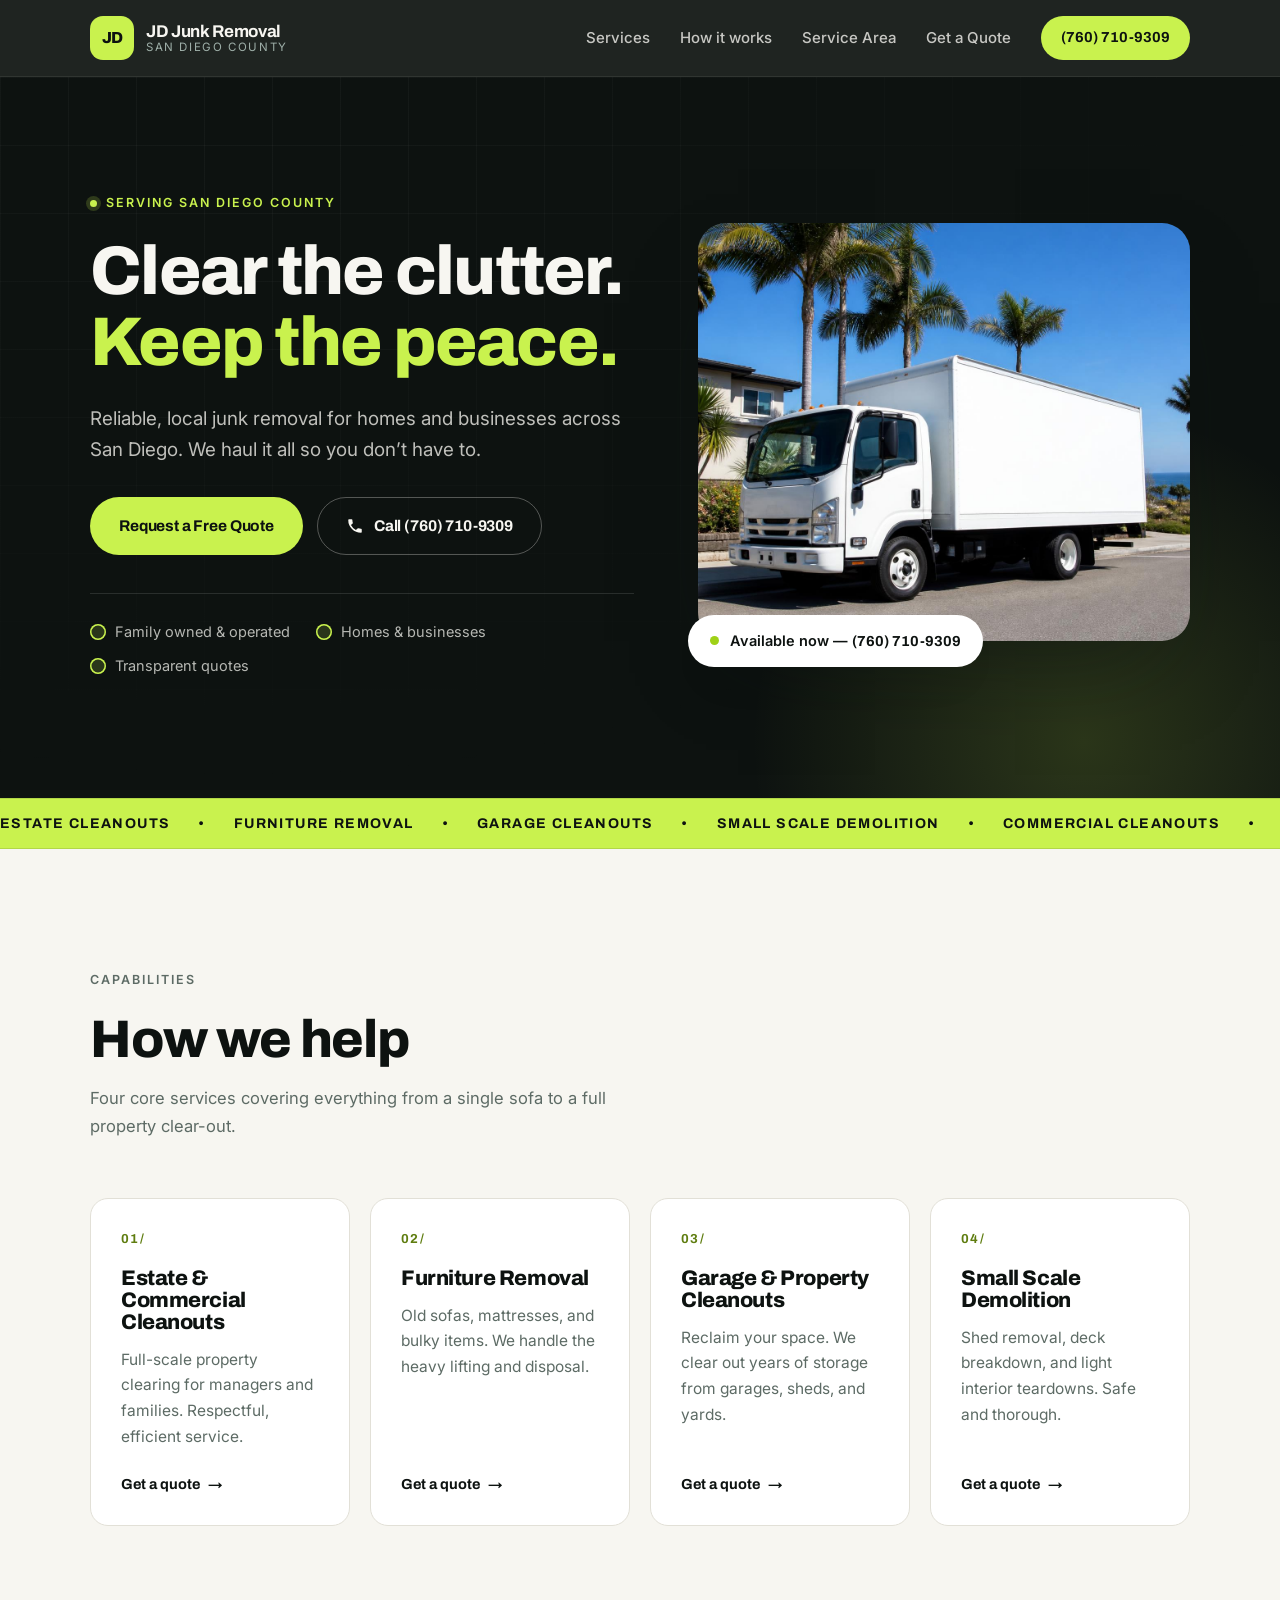
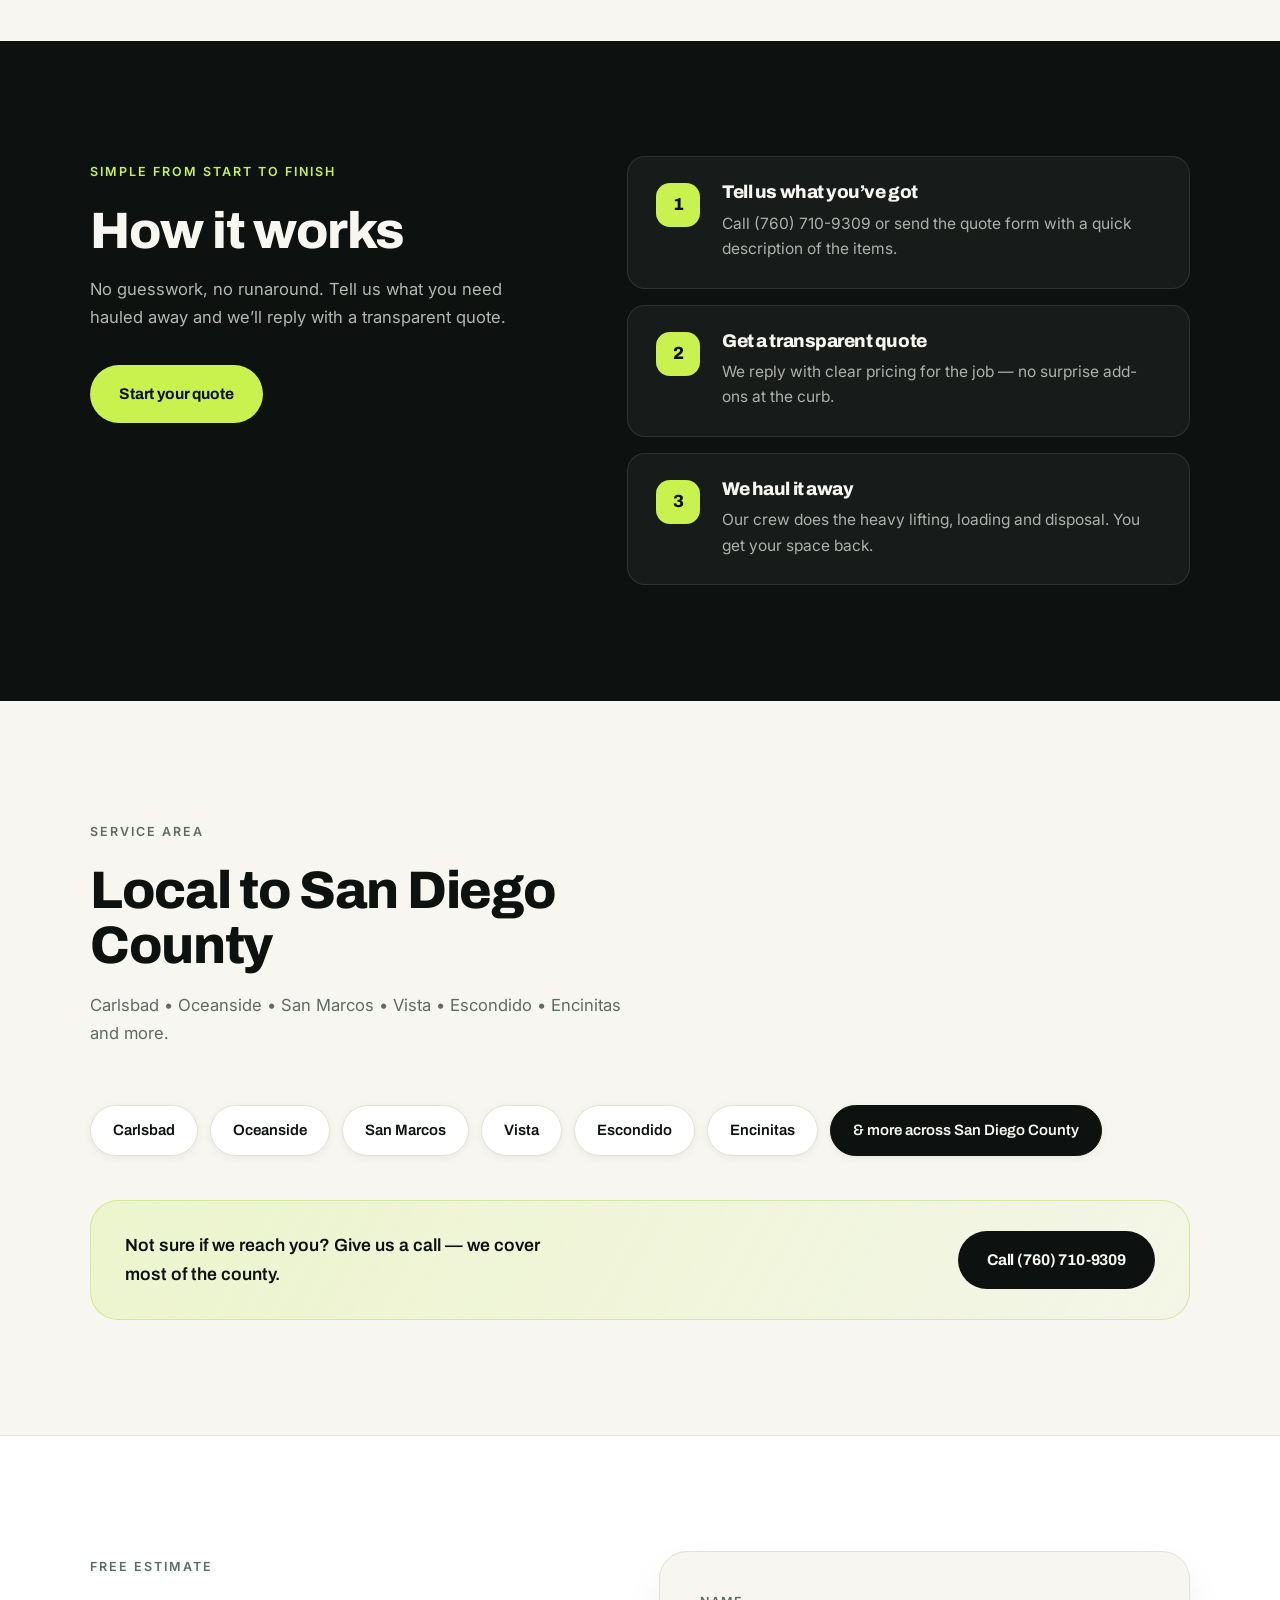
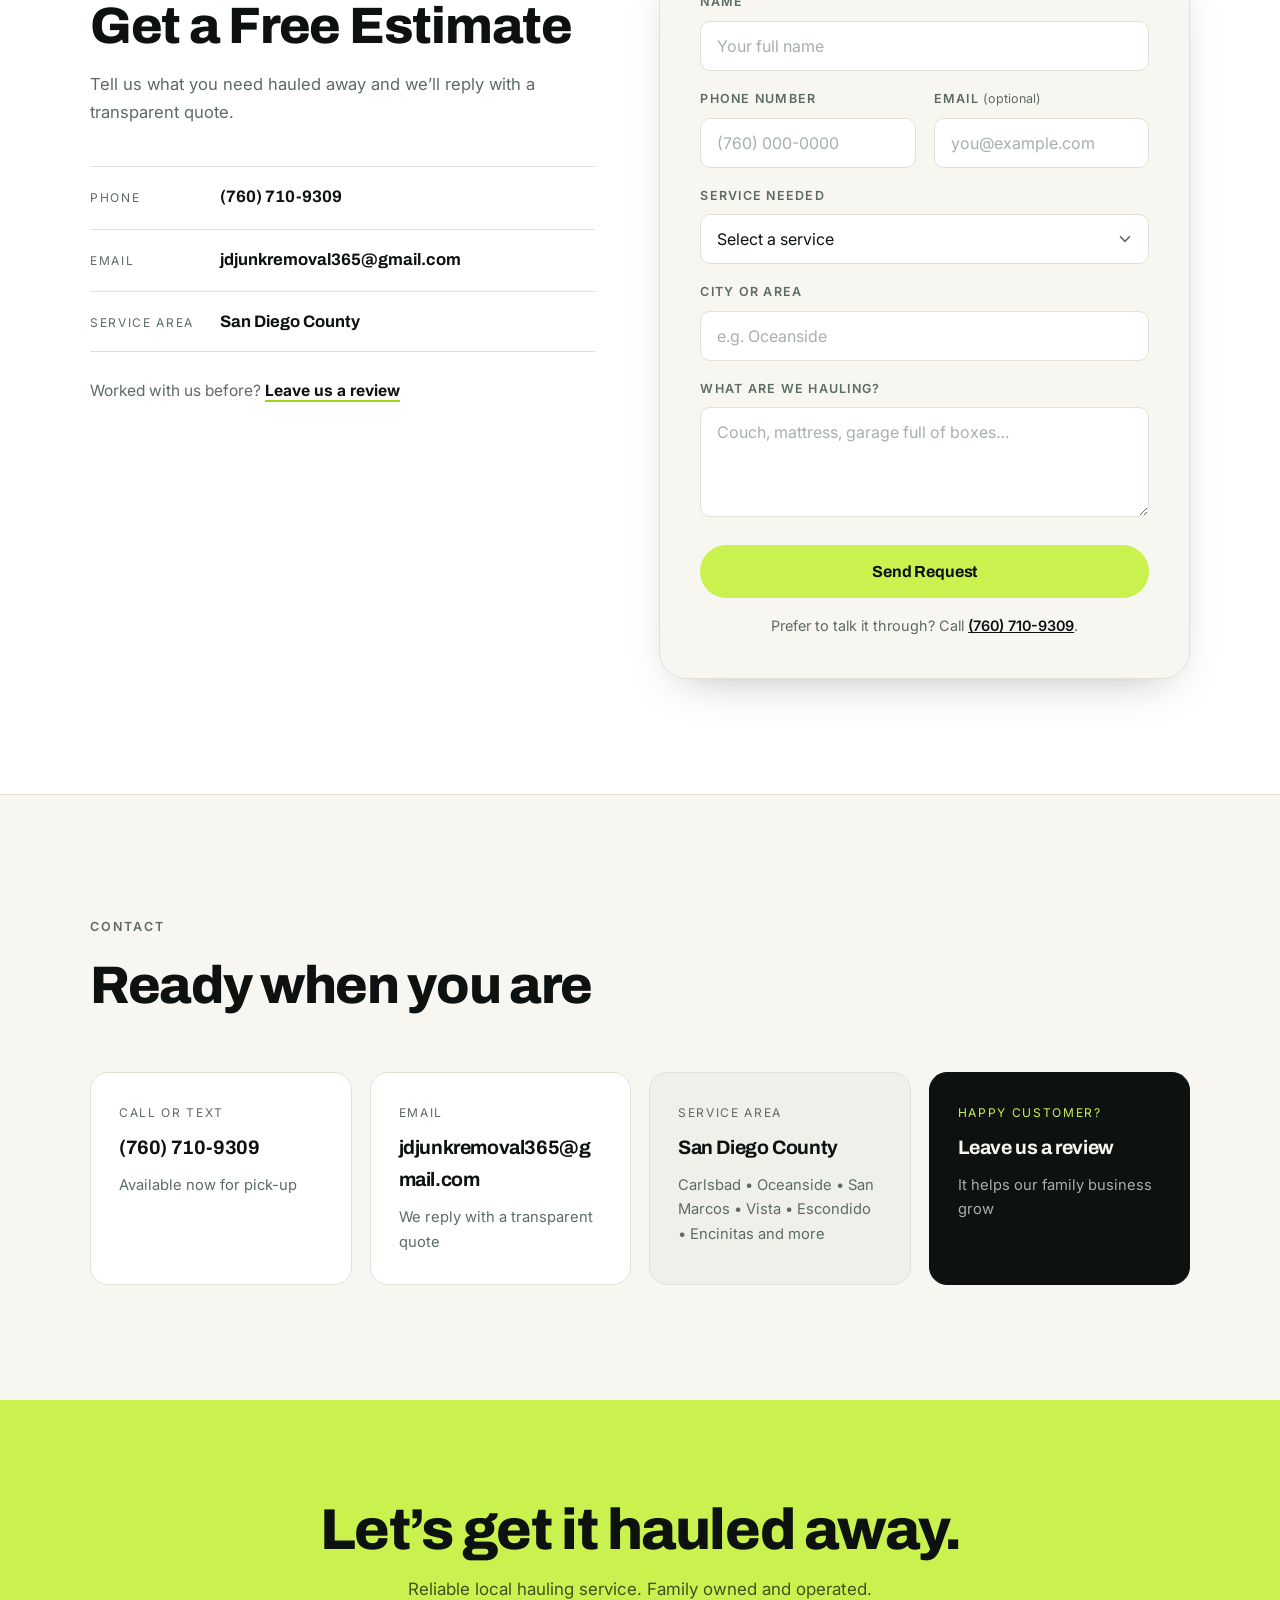
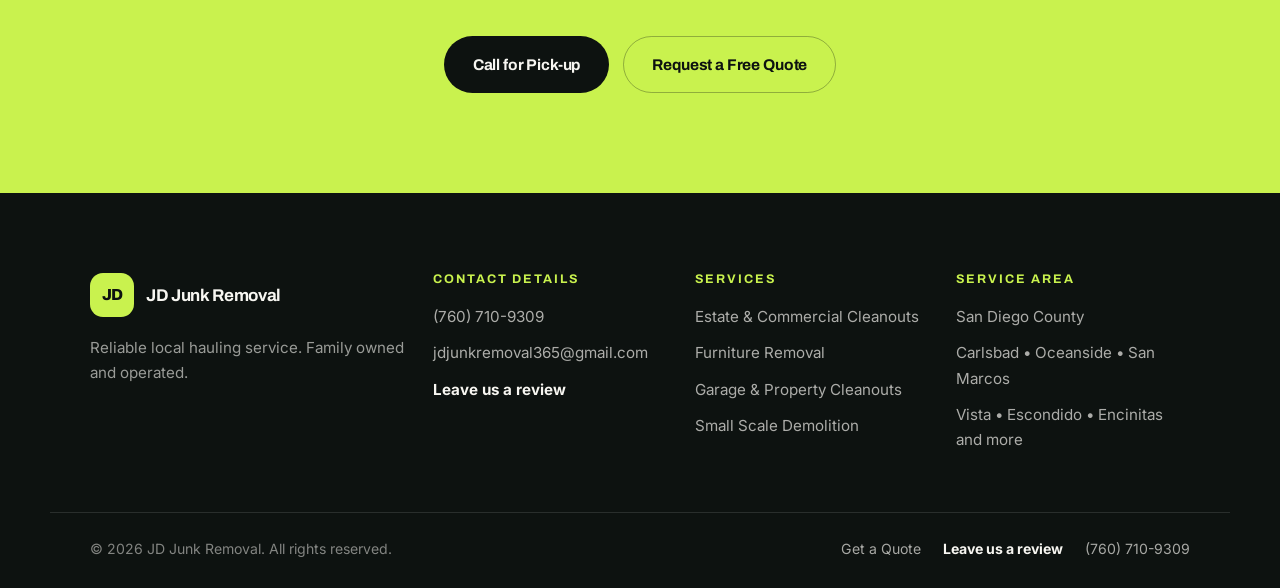
<file: index.html>
<!DOCTYPE html>
<html lang="en">
<head>
<meta charset="utf-8">
<meta name="viewport" content="width=device-width, initial-scale=1">
<title>JD Junk Removal | Junk Hauling &amp; Cleanouts in San Diego County</title>
<meta name="description" content="Reliable, local junk removal for homes and businesses across San Diego County. Estate and commercial cleanouts, furniture removal, garage cleanouts and small scale demolition. Call (760) 710-9309 for a free quote.">
<meta name="keywords" content="junk removal San Diego, hauling, estate cleanout, furniture removal, garage cleanout, demolition, Carlsbad, Oceanside, San Marcos, Vista, Escondido, Encinitas">
<meta name="author" content="JD Junk Removal">
<meta name="theme-color" content="#0d1210">
<link rel="canonical" href="/">

<meta property="og:type" content="website">
<meta property="og:title" content="JD Junk Removal | Junk Hauling &amp; Cleanouts in San Diego County">
<meta property="og:description" content="Reliable, local junk removal for homes and businesses across San Diego. We haul it all so you don't have to.">
<meta property="og:image" content="/images/source/00-hero-truck-dib-hr9.jpg">
<meta property="og:url" content="/">
<meta property="og:site_name" content="JD Junk Removal">
<meta name="twitter:card" content="summary_large_image">
<meta name="twitter:title" content="JD Junk Removal | Junk Hauling &amp; Cleanouts in San Diego County">
<meta name="twitter:description" content="Reliable, local junk removal for homes and businesses across San Diego County. Call (760) 710-9309.">
<meta name="twitter:image" content="/images/source/00-hero-truck-dib-hr9.jpg">

<link rel="icon" href="/favicon.svg" type="image/svg+xml">
<link rel="apple-touch-icon" href="/favicon.svg">
<link rel="preconnect" href="https://fonts.googleapis.com">
<link rel="preconnect" href="https://fonts.gstatic.com" crossorigin>
<link href="https://fonts.googleapis.com/css2?family=Archivo:wght@500;600;700;800&family=Inter:wght@400;500;600&display=swap" rel="stylesheet">
<link rel="stylesheet" href="/styles.css">

<script type="application/ld+json">
{
  "@context": "https://schema.org",
  "@type": "LocalBusiness",
  "name": "JD Junk Removal",
  "description": "Reliable, local junk removal for homes and businesses across San Diego County. Family owned and operated.",
  "telephone": "+1-760-710-9309",
  "email": "jdjunkremoval365@gmail.com",
  "image": "/images/source/00-hero-truck-dib-hr9.jpg",
  "url": "/",
  "areaServed": [
    { "@type": "AdministrativeArea", "name": "San Diego County" },
    { "@type": "City", "name": "Carlsbad" },
    { "@type": "City", "name": "Oceanside" },
    { "@type": "City", "name": "San Marcos" },
    { "@type": "City", "name": "Vista" },
    { "@type": "City", "name": "Escondido" },
    { "@type": "City", "name": "Encinitas" }
  ],
  "address": {
    "@type": "PostalAddress",
    "addressRegion": "CA",
    "addressLocality": "San Diego County",
    "addressCountry": "US"
  }
}
</script>
</head>
<body>
<a class="skip-link" href="#main">Skip to main content</a>

<header class="site-header" id="siteHeader">
  <div class="wrap header-inner">
    <a class="brand" href="/" aria-label="JD Junk Removal home">
      <span class="brand-mark" aria-hidden="true">JD</span>
      <span class="brand-text">
        <strong>JD Junk Removal</strong>
        <small>San Diego County</small>
      </span>
    </a>

    <nav class="nav" id="nav" aria-label="Primary">
      <a href="#services">Services</a>
      <a href="#process">How it works</a>
      <a href="#area">Service Area</a>
      <a href="#quote">Get a Quote</a>
      <a class="nav-call" href="tel:7607109309">(760) 710-9309</a>
    </nav>

    <button class="nav-toggle" id="navToggle" aria-expanded="false" aria-controls="nav" aria-label="Toggle navigation">
      <span></span><span></span><span></span>
    </button>
  </div>
</header>

<main id="main">

  <!-- HERO -->
  <section class="hero" aria-labelledby="hero-title">
    <div class="wrap hero-grid">
      <div class="hero-copy">
        <p class="eyebrow"><span class="dot" aria-hidden="true"></span>Serving San Diego County</p>
        <h1 id="hero-title">Clear the clutter.<br><span class="accent">Keep the peace.</span></h1>
        <p class="lede">Reliable, local junk removal for homes and businesses across San Diego. We haul it all so you don&rsquo;t have to.</p>
        <div class="btn-row">
          <a class="btn btn-primary" href="#quote">Request a Free Quote</a>
          <a class="btn btn-ghost" href="tel:7607109309">
            <svg viewBox="0 0 24 24" aria-hidden="true" class="ico"><path d="M6.6 10.8a15.1 15.1 0 0 0 6.6 6.6l2.2-2.2a1 1 0 0 1 1-.25 11.4 11.4 0 0 0 3.6.57 1 1 0 0 1 1 1V20a1 1 0 0 1-1 1A17 17 0 0 1 3 4a1 1 0 0 1 1-1h3.5a1 1 0 0 1 1 1 11.4 11.4 0 0 0 .57 3.6 1 1 0 0 1-.25 1z"/></svg>
            Call (760) 710-9309
          </a>
        </div>
        <ul class="hero-points">
          <li>Family owned &amp; operated</li>
          <li>Homes &amp; businesses</li>
          <li>Transparent quotes</li>
        </ul>
      </div>

      <figure class="hero-media">
        <img src="/images/source/00-hero-truck-dib-hr9.jpg"
             alt="JD Junk Removal hauling truck parked on a palm-lined street in San Diego County"
             width="1200" height="1200" fetchpriority="high">
        <figcaption class="hero-badge">
          <span class="pulse" aria-hidden="true"></span>
          <span>Available now &mdash; <a href="tel:7607109309">(760) 710-9309</a></span>
        </figcaption>
      </figure>
    </div>
  </section>

  <!-- TICKER -->
  <div class="ticker" aria-hidden="true">
    <div class="ticker-track">
      <span>Estate Cleanouts</span><span>&bull;</span><span>Furniture Removal</span><span>&bull;</span><span>Garage Cleanouts</span><span>&bull;</span><span>Small Scale Demolition</span><span>&bull;</span><span>Commercial Cleanouts</span><span>&bull;</span>
      <span>Estate Cleanouts</span><span>&bull;</span><span>Furniture Removal</span><span>&bull;</span><span>Garage Cleanouts</span><span>&bull;</span><span>Small Scale Demolition</span><span>&bull;</span><span>Commercial Cleanouts</span><span>&bull;</span>
    </div>
  </div>

  <!-- SERVICES -->
  <section class="section services" id="services" aria-labelledby="services-title">
    <div class="wrap">
      <header class="section-head">
        <p class="eyebrow">Capabilities</p>
        <h2 id="services-title">How we help</h2>
        <p class="section-sub">Four core services covering everything from a single sofa to a full property clear-out.</p>
      </header>

      <div class="service-grid">
        <article class="service-card">
          <span class="num">01/</span>
          <h3>Estate &amp; Commercial Cleanouts</h3>
          <p>Full-scale property clearing for managers and families. Respectful, efficient service.</p>
          <a class="card-link" href="#quote">Get a quote <span aria-hidden="true">&rarr;</span></a>
        </article>

        <article class="service-card">
          <span class="num">02/</span>
          <h3>Furniture Removal</h3>
          <p>Old sofas, mattresses, and bulky items. We handle the heavy lifting and disposal.</p>
          <a class="card-link" href="#quote">Get a quote <span aria-hidden="true">&rarr;</span></a>
        </article>

        <article class="service-card">
          <span class="num">03/</span>
          <h3>Garage &amp; Property Cleanouts</h3>
          <p>Reclaim your space. We clear out years of storage from garages, sheds, and yards.</p>
          <a class="card-link" href="#quote">Get a quote <span aria-hidden="true">&rarr;</span></a>
        </article>

        <article class="service-card">
          <span class="num">04/</span>
          <h3>Small Scale Demolition</h3>
          <p>Shed removal, deck breakdown, and light interior teardowns. Safe and thorough.</p>
          <a class="card-link" href="#quote">Get a quote <span aria-hidden="true">&rarr;</span></a>
        </article>
      </div>
    </div>
  </section>

  <!-- PROCESS -->
  <section class="section process" id="process" aria-labelledby="process-title">
    <div class="wrap process-grid">
      <div class="process-intro">
        <p class="eyebrow">Simple from start to finish</p>
        <h2 id="process-title">How it works</h2>
        <p class="section-sub">No guesswork, no runaround. Tell us what you need hauled away and we&rsquo;ll reply with a transparent quote.</p>
        <a class="btn btn-primary" href="#quote">Start your quote</a>
      </div>

      <ol class="steps">
        <li>
          <span class="step-num">1</span>
          <div>
            <h3>Tell us what you&rsquo;ve got</h3>
            <p>Call (760) 710-9309 or send the quote form with a quick description of the items.</p>
          </div>
        </li>
        <li>
          <span class="step-num">2</span>
          <div>
            <h3>Get a transparent quote</h3>
            <p>We reply with clear pricing for the job &mdash; no surprise add-ons at the curb.</p>
          </div>
        </li>
        <li>
          <span class="step-num">3</span>
          <div>
            <h3>We haul it away</h3>
            <p>Our crew does the heavy lifting, loading and disposal. You get your space back.</p>
          </div>
        </li>
      </ol>
    </div>
  </section>

  <!-- SERVICE AREA -->
  <section class="section area" id="area" aria-labelledby="area-title">
    <div class="wrap">
      <header class="section-head">
        <p class="eyebrow">Service Area</p>
        <h2 id="area-title">Local to San Diego County</h2>
        <p class="section-sub">Carlsbad &bull; Oceanside &bull; San Marcos &bull; Vista &bull; Escondido &bull; Encinitas and more.</p>
      </header>

      <ul class="chips">
        <li>Carlsbad</li>
        <li>Oceanside</li>
        <li>San Marcos</li>
        <li>Vista</li>
        <li>Escondido</li>
        <li>Encinitas</li>
        <li class="chip-more">&amp; more across San Diego County</li>
      </ul>

      <div class="area-cta">
        <p>Not sure if we reach you? Give us a call &mdash; we cover most of the county.</p>
        <a class="btn btn-dark" href="tel:7607109309">Call (760) 710-9309</a>
      </div>
    </div>
  </section>

  <!-- QUOTE FORM -->
  <section class="section quote" id="quote" aria-labelledby="quote-title">
    <div class="wrap quote-grid">
      <div class="quote-copy">
        <p class="eyebrow">Free Estimate</p>
        <h2 id="quote-title">Get a Free Estimate</h2>
        <p class="section-sub">Tell us what you need hauled away and we&rsquo;ll reply with a transparent quote.</p>

        <ul class="quote-contact">
          <li>
            <span class="label">Phone</span>
            <a href="tel:7607109309">(760) 710-9309</a>
          </li>
          <li>
            <span class="label">Email</span>
            <a href="mailto:jdjunkremoval365@gmail.com">jdjunkremoval365@gmail.com</a>
          </li>
          <li>
            <span class="label">Service area</span>
            <span>San Diego County</span>
          </li>
        </ul>

        <p class="review-cta">Worked with us before? <a class="review-link" href="/review">Leave us a review</a></p>
      </div>

      <div class="form-card">
        <div class="form-status" id="formStatus" role="status" aria-live="polite" hidden>
          <strong>Thanks, your message was sent.</strong>
          <span>We&rsquo;ll be in touch shortly. Need it handled today? Call (760) 710-9309.</span>
        </div>

        <form id="quoteForm" method="POST" action="https://vision.leadrai.com/api/forms/7ec757b05add3bfae41e8f1af092c8c2" novalidate>
          <input type="hidden" name="_form" value="Quote request">
          <input type="hidden" name="_page" id="pageField" value="">
          <input type="text" name="_gotcha" tabindex="-1" autocomplete="off" style="display:none">

          <div class="field">
            <label for="name">Name</label>
            <input type="text" id="name" name="name" autocomplete="name" placeholder="Your full name" required>
          </div>

          <div class="field-row">
            <div class="field">
              <label for="phone">Phone Number</label>
              <input type="tel" id="phone" name="phone" autocomplete="tel" placeholder="(760) 000-0000" required>
            </div>
            <div class="field">
              <label for="email">Email <span class="opt">(optional)</span></label>
              <input type="email" id="email" name="email" autocomplete="email" placeholder="you@example.com">
            </div>
          </div>

          <div class="field">
            <label for="service">Service needed</label>
            <select id="service" name="Service needed">
              <option value="">Select a service</option>
              <option>Estate &amp; Commercial Cleanouts</option>
              <option>Furniture Removal</option>
              <option>Garage &amp; Property Cleanouts</option>
              <option>Small Scale Demolition</option>
              <option>Something else</option>
            </select>
          </div>

          <div class="field">
            <label for="city">City or area</label>
            <input type="text" id="city" name="City or area" placeholder="e.g. Oceanside" autocomplete="address-level2">
          </div>

          <div class="field">
            <label for="details">What are we hauling?</label>
            <textarea id="details" name="What are we hauling" rows="4" placeholder="Couch, mattress, garage full of boxes&hellip;" required></textarea>
          </div>

          <button type="submit" class="btn btn-primary btn-block" id="submitBtn">Send Request</button>
          <p class="form-note">Prefer to talk it through? Call <a href="tel:7607109309">(760) 710-9309</a>.</p>
          <p class="form-error" id="formError" role="alert" hidden></p>
        </form>
      </div>
    </div>
  </section>

  <!-- CONTACT -->
  <section class="section contact" id="contact" aria-labelledby="contact-title">
    <div class="wrap">
      <header class="section-head">
        <p class="eyebrow">Contact</p>
        <h2 id="contact-title">Ready when you are</h2>
      </header>

      <div class="contact-grid">
        <a class="contact-card" href="tel:7607109309">
          <span class="contact-label">Call or text</span>
          <strong>(760) 710-9309</strong>
          <span class="contact-sub">Available now for pick-up</span>
        </a>
        <a class="contact-card" href="mailto:jdjunkremoval365@gmail.com">
          <span class="contact-label">Email</span>
          <strong>jdjunkremoval365@gmail.com</strong>
          <span class="contact-sub">We reply with a transparent quote</span>
        </a>
        <div class="contact-card static">
          <span class="contact-label">Service area</span>
          <strong>San Diego County</strong>
          <span class="contact-sub">Carlsbad &bull; Oceanside &bull; San Marcos &bull; Vista &bull; Escondido &bull; Encinitas and more</span>
        </div>
        <a class="contact-card review-card" href="/review">
          <span class="contact-label">Happy customer?</span>
          <strong>Leave us a review</strong>
          <span class="contact-sub">It helps our family business grow</span>
        </a>
      </div>
    </div>
  </section>

  <!-- FINAL CTA -->
  <section class="final-cta" aria-labelledby="final-cta-title">
    <div class="wrap final-inner">
      <h2 id="final-cta-title">Let&rsquo;s get it hauled away.</h2>
      <p>Reliable local hauling service. Family owned and operated.</p>
      <div class="btn-row center">
        <a class="btn btn-primary" href="tel:7607109309">Call for Pick-up</a>
        <a class="btn btn-ghost" href="#quote">Request a Free Quote</a>
      </div>
    </div>
  </section>
</main>

<footer class="site-footer">
  <div class="wrap footer-grid">
    <div class="footer-brand">
      <a class="brand" href="/" aria-label="JD Junk Removal home">
        <span class="brand-mark" aria-hidden="true">JD</span>
        <span class="brand-text"><strong>JD Junk Removal</strong></span>
      </a>
      <p>Reliable local hauling service. Family owned and operated.</p>
    </div>

    <div class="footer-col">
      <h3>Contact Details</h3>
      <ul>
        <li><a href="tel:7607109309">(760) 710-9309</a></li>
        <li><a href="mailto:jdjunkremoval365@gmail.com">jdjunkremoval365@gmail.com</a></li>
        <li><a class="review-link" href="/review">Leave us a review</a></li>
      </ul>
    </div>

    <div class="footer-col">
      <h3>Services</h3>
      <ul>
        <li><a href="#services">Estate &amp; Commercial Cleanouts</a></li>
        <li><a href="#services">Furniture Removal</a></li>
        <li><a href="#services">Garage &amp; Property Cleanouts</a></li>
        <li><a href="#services">Small Scale Demolition</a></li>
      </ul>
    </div>

    <div class="footer-col">
      <h3>Service Area</h3>
      <ul>
        <li>San Diego County</li>
        <li>Carlsbad &bull; Oceanside &bull; San Marcos</li>
        <li>Vista &bull; Escondido &bull; Encinitas and more</li>
      </ul>
    </div>
  </div>

  <div class="wrap footer-bottom">
    <p>&copy; <span id="year">2026</span> JD Junk Removal. All rights reserved.</p>
    <p class="footer-links">
      <a href="#quote">Get a Quote</a>
      <a class="review-link" href="/review">Leave us a review</a>
      <a href="tel:7607109309">(760) 710-9309</a>
    </p>
  </div>
</footer>

<a class="call-fab" href="tel:7607109309" aria-label="Call JD Junk Removal at (760) 710-9309">
  <svg viewBox="0 0 24 24" aria-hidden="true"><path d="M6.6 10.8a15.1 15.1 0 0 0 6.6 6.6l2.2-2.2a1 1 0 0 1 1-.25 11.4 11.4 0 0 0 3.6.57 1 1 0 0 1 1 1V20a1 1 0 0 1-1 1A17 17 0 0 1 3 4a1 1 0 0 1 1-1h3.5a1 1 0 0 1 1 1 11.4 11.4 0 0 0 .57 3.6 1 1 0 0 1-.25 1z"/></svg>
  <span>Call now</span>
</a>

<script src="/script.js" defer></script>
<script defer src="https://static.cloudflareinsights.com/beacon.min.js" data-cf-beacon='{"token": "0a932598fc5b4cc9baf156d875620bd1"}'></script>
<script defer data-lv-track src="https://vision.leadrai.com/api/forms/7ec757b05add3bfae41e8f1af092c8c2/t.js"></script>
</body>
</html>
</file>
<file: styles.css>
/* ===========================================================
   JD Junk Removal — 2026 redesign
   Palette: deep pine ink + citrus accent + warm paper
   =========================================================== */

:root {
  --ink: #0d1210;
  --ink-2: #16211d;
  --ink-3: #243430;
  --paper: #f7f6f1;
  --paper-2: #ffffff;
  --line: #e2e0d7;
  --muted: #5d6b65;
  --muted-light: #9fb0a9;
  --accent: #c9f24e;
  --accent-deep: #9fd117;
  --accent-ink: #0d1210;

  --radius-sm: 10px;
  --radius: 18px;
  --radius-lg: 28px;

  --shadow-sm: 0 2px 8px rgba(13, 18, 16, .06);
  --shadow: 0 18px 48px -24px rgba(13, 18, 16, .35);
  --shadow-lg: 0 40px 90px -40px rgba(13, 18, 16, .55);

  --wrap: 1180px;
  --pad: clamp(20px, 5vw, 40px);

  --font-display: 'Archivo', 'Helvetica Neue', Arial, sans-serif;
  --font-body: 'Inter', -apple-system, BlinkMacSystemFont, 'Segoe UI', Roboto, Arial, sans-serif;
}

*, *::before, *::after { box-sizing: border-box; }

/* the hidden attribute must beat any display declaration below */
[hidden] { display: none !important; }

html { scroll-behavior: smooth; -webkit-text-size-adjust: 100%; }
@media (prefers-reduced-motion: reduce) {
  html { scroll-behavior: auto; }
  *, *::before, *::after { animation-duration: .001ms !important; animation-iteration-count: 1 !important; transition-duration: .001ms !important; }
}

body {
  margin: 0;
  background: var(--paper);
  color: var(--ink);
  font-family: var(--font-body);
  font-size: 17px;
  line-height: 1.65;
  -webkit-font-smoothing: antialiased;
  overflow-x: hidden;
}

img { max-width: 100%; display: block; height: auto; }
a { color: inherit; }

h1, h2, h3, .brand-mark, .num, .step-num {
  font-family: var(--font-display);
  font-weight: 800;
  letter-spacing: -0.025em;
  line-height: 1.04;
  margin: 0;
}

p { margin: 0; }
ul, ol { margin: 0; padding: 0; list-style: none; }

.wrap { width: 100%; max-width: var(--wrap); margin-inline: auto; padding-inline: var(--pad); }

.skip-link {
  position: absolute; left: -9999px; top: 0; z-index: 999;
  background: var(--ink); color: var(--paper);
  padding: 12px 18px; border-radius: 0 0 10px 0; font-weight: 600;
}
.skip-link:focus { left: 0; }

:focus-visible {
  outline: 3px solid var(--accent-deep);
  outline-offset: 3px;
  border-radius: 4px;
}

/* ----------------------------- Buttons ----------------------------- */
.btn {
  --btn-bg: var(--accent);
  --btn-fg: var(--accent-ink);
  display: inline-flex; align-items: center; justify-content: center; gap: 10px;
  padding: 15px 28px;
  background: var(--btn-bg); color: var(--btn-fg);
  border: 1px solid transparent; border-radius: 999px;
  font-family: var(--font-display); font-weight: 700; font-size: 15.5px;
  letter-spacing: -0.01em; text-decoration: none; cursor: pointer;
  transition: transform .18s ease, box-shadow .18s ease, background .18s ease, color .18s ease, border-color .18s ease;
  white-space: nowrap;
}
.btn:hover { transform: translateY(-2px); box-shadow: 0 14px 28px -14px rgba(13,18,16,.5); }
.btn:active { transform: translateY(0); }

.btn-primary { background: var(--accent); color: var(--accent-ink); }
.btn-primary:hover { background: #d6f96c; }

.btn-ghost {
  background: transparent; color: var(--paper);
  border-color: rgba(247, 246, 241, .3);
}
.btn-ghost:hover { background: rgba(247, 246, 241, .08); border-color: rgba(247,246,241,.6); }

.btn-dark { background: var(--ink); color: var(--paper); }
.btn-dark:hover { background: var(--ink-3); }

.btn-block { width: 100%; }

.ico { width: 18px; height: 18px; fill: currentColor; }

.btn-row { display: flex; flex-wrap: wrap; gap: 14px; margin-top: 32px; }
.btn-row.center { justify-content: center; }

/* ----------------------------- Header ----------------------------- */
.site-header {
  position: sticky; top: 0; z-index: 100;
  background: rgba(13, 18, 16, .92);
  backdrop-filter: blur(14px);
  -webkit-backdrop-filter: blur(14px);
  border-bottom: 1px solid rgba(247,246,241,.08);
  transition: background .25s ease, box-shadow .25s ease;
}
.site-header.scrolled { box-shadow: 0 10px 30px -20px rgba(0,0,0,.9); }

.header-inner {
  display: flex; align-items: center; justify-content: space-between;
  gap: 20px; min-height: 76px;
}

.brand { display: inline-flex; align-items: center; gap: 12px; text-decoration: none; color: var(--paper); }
.brand-mark {
  display: grid; place-items: center;
  width: 44px; height: 44px;
  background: var(--accent); color: var(--accent-ink);
  border-radius: 13px; font-size: 16px; letter-spacing: -0.04em;
}
.brand-text { display: flex; flex-direction: column; line-height: 1.15; }
.brand-text strong { font-family: var(--font-display); font-size: 17px; letter-spacing: -0.02em; }
.brand-text small { font-size: 11.5px; letter-spacing: .14em; text-transform: uppercase; color: var(--muted-light); }

.nav { display: flex; align-items: center; gap: 30px; }
.nav a {
  color: rgba(247,246,241,.78); text-decoration: none;
  font-size: 15px; font-weight: 500;
  transition: color .18s ease;
}
.nav a:hover { color: var(--accent); }
.nav .nav-call {
  color: var(--accent-ink); background: var(--accent);
  padding: 10px 20px; border-radius: 999px;
  font-family: var(--font-display); font-weight: 700; font-size: 14.5px;
}
.nav .nav-call:hover { color: var(--accent-ink); background: #d6f96c; }

.nav-toggle {
  display: none; width: 46px; height: 42px;
  background: transparent; border: 1px solid rgba(247,246,241,.22);
  border-radius: 12px; cursor: pointer;
  padding: 11px 11px;
}
.nav-toggle span {
  display: block; height: 2px; background: var(--paper); border-radius: 2px;
  transition: transform .25s ease, opacity .2s ease;
}
.nav-toggle span + span { margin-top: 5px; }
.nav-toggle[aria-expanded="true"] span:nth-child(1) { transform: translateY(7px) rotate(45deg); }
.nav-toggle[aria-expanded="true"] span:nth-child(2) { opacity: 0; }
.nav-toggle[aria-expanded="true"] span:nth-child(3) { transform: translateY(-7px) rotate(-45deg); }

/* ----------------------------- Hero ----------------------------- */
.hero {
  position: relative;
  background: var(--ink);
  color: var(--paper);
  padding: clamp(60px, 9vw, 110px) 0 clamp(70px, 10vw, 120px);
  overflow: hidden;
}
.hero::before {
  content: ""; position: absolute; inset: auto -10% -45% 55%;
  height: 70vw; max-height: 760px; aspect-ratio: 1;
  background: radial-gradient(circle at center, rgba(201,242,78,.16), transparent 62%);
  pointer-events: none;
}
.hero::after {
  content: ""; position: absolute; inset: 0;
  background-image: linear-gradient(rgba(247,246,241,.035) 1px, transparent 1px), linear-gradient(90deg, rgba(247,246,241,.035) 1px, transparent 1px);
  background-size: 68px 68px;
  mask-image: radial-gradient(ellipse at 20% 0%, #000 10%, transparent 72%);
  -webkit-mask-image: radial-gradient(ellipse at 20% 0%, #000 10%, transparent 72%);
  pointer-events: none;
}
.hero-grid {
  position: relative; z-index: 1;
  display: grid; grid-template-columns: 1.05fr .95fr;
  gap: clamp(32px, 5vw, 70px); align-items: center;
}

.eyebrow {
  display: inline-flex; align-items: center; gap: 9px;
  font-size: 12.5px; font-weight: 600;
  letter-spacing: .16em; text-transform: uppercase;
  color: var(--accent);
  margin-bottom: 22px;
}
.eyebrow .dot {
  width: 7px; height: 7px; border-radius: 50%; background: var(--accent);
  box-shadow: 0 0 0 4px rgba(201,242,78,.18);
}

.hero h1 { font-size: clamp(2.6rem, 5.6vw, 4.3rem); text-wrap: balance; }
.hero h1 .accent { color: var(--accent); }

.lede {
  margin-top: 24px; max-width: 46ch;
  font-size: clamp(1.02rem, 1.6vw, 1.18rem);
  color: rgba(247,246,241,.76);
}

.hero-points {
  display: flex; flex-wrap: wrap; gap: 10px 26px;
  margin-top: 38px; padding-top: 26px;
  border-top: 1px solid rgba(247,246,241,.12);
  font-size: 14.5px; color: rgba(247,246,241,.72);
}
.hero-points li { display: flex; align-items: center; gap: 9px; }
.hero-points li::before {
  content: ""; width: 16px; height: 16px; flex: none; border-radius: 50%;
  background: rgba(201,242,78,.16);
  box-shadow: inset 0 0 0 1.5px var(--accent);
}

.hero-media { position: relative; margin: 0; }
.hero-media img {
  width: 100%; aspect-ratio: 4 / 3.4; object-fit: cover;
  border-radius: var(--radius-lg);
  box-shadow: var(--shadow-lg);
}
.hero-badge {
  position: absolute; left: clamp(-10px, -1vw, 0px); bottom: -26px;
  display: inline-flex; align-items: center; gap: 11px;
  background: var(--paper-2); color: var(--ink);
  padding: 14px 22px; border-radius: 999px;
  font-size: 14.5px; font-weight: 600;
  box-shadow: var(--shadow);
  white-space: nowrap;
}
.hero-badge a { color: var(--ink); text-decoration: none; font-family: var(--font-display); font-weight: 700; }
.hero-badge a:hover { text-decoration: underline; }
.pulse {
  width: 9px; height: 9px; border-radius: 50%; background: var(--accent-deep); flex: none;
  animation: pulse 2s ease-out infinite;
}
@keyframes pulse {
  0%   { box-shadow: 0 0 0 0 rgba(159,209,23,.6); }
  70%  { box-shadow: 0 0 0 10px rgba(159,209,23,0); }
  100% { box-shadow: 0 0 0 0 rgba(159,209,23,0); }
}

/* ----------------------------- Ticker ----------------------------- */
.ticker {
  background: var(--accent); color: var(--accent-ink);
  overflow: hidden; padding: 13px 0;
  border-block: 1px solid rgba(13,18,16,.12);
}
.ticker-track {
  display: flex; gap: 28px; width: max-content;
  animation: slide 34s linear infinite;
  font-family: var(--font-display); font-weight: 700;
  font-size: 14px; letter-spacing: .1em; text-transform: uppercase;
}
@keyframes slide { from { transform: translateX(0); } to { transform: translateX(-50%); } }

/* ----------------------------- Sections ----------------------------- */
.section { padding: clamp(70px, 9vw, 118px) 0; }

.section-head { max-width: 640px; margin-bottom: clamp(38px, 5vw, 58px); }
.section-head .eyebrow { color: var(--muted); }
.section-head .eyebrow .dot { background: var(--accent-deep); box-shadow: 0 0 0 4px rgba(159,209,23,.16); }
.section-head h2 { font-size: clamp(2.1rem, 4.4vw, 3.3rem); }
.section-sub { margin-top: 18px; color: var(--muted); font-size: 1.04rem; max-width: 56ch; }

/* ----------------------------- Services ----------------------------- */
.services { background: var(--paper); }

.service-grid {
  display: grid; grid-template-columns: repeat(4, minmax(0, 1fr)); gap: 20px;
}
@media (max-width: 1100px) { .service-grid { grid-template-columns: repeat(2, minmax(0, 1fr)); } }
@media (max-width: 580px)  { .service-grid { grid-template-columns: minmax(0, 1fr); } }
.service-card {
  position: relative; display: flex; flex-direction: column;
  background: var(--paper-2);
  border: 1px solid var(--line);
  border-radius: var(--radius);
  padding: 34px 30px 28px;
  transition: transform .22s ease, box-shadow .22s ease, border-color .22s ease;
  overflow: hidden;
}
.service-card::after {
  content: ""; position: absolute; inset: 0 0 auto 0; height: 4px;
  background: var(--accent); transform: scaleX(0); transform-origin: left;
  transition: transform .3s ease;
}
.service-card:hover { transform: translateY(-6px); box-shadow: var(--shadow); border-color: #cfd6c9; }
.service-card:hover::after { transform: scaleX(1); }

.service-card .num {
  font-size: 13px; letter-spacing: .1em; color: #5f7d10;
  margin-bottom: 20px; font-weight: 700;
}
.service-card h3 { font-size: 1.32rem; letter-spacing: -0.02em; }
.service-card p { margin-top: 14px; color: var(--muted); font-size: .97rem; }

.card-link {
  margin-top: auto; padding-top: 24px;
  font-family: var(--font-display); font-weight: 700; font-size: 14.5px;
  color: var(--ink); text-decoration: none;
  display: inline-flex; align-items: center; gap: 8px;
}
.card-link span { transition: transform .2s ease; }
.card-link:hover span { transform: translateX(5px); }
.card-link:hover { color: #5f7d10; }

/* ----------------------------- Process ----------------------------- */
.process { background: var(--ink); color: var(--paper); }
.process .eyebrow { color: var(--accent); }
.process .section-sub { color: rgba(247,246,241,.72); }

.process-grid {
  display: grid; grid-template-columns: .9fr 1.1fr;
  gap: clamp(36px, 6vw, 80px); align-items: start;
}
.process-intro h2 { font-size: clamp(2.1rem, 4.4vw, 3.2rem); }
.process-intro .btn { margin-top: 34px; }

.steps { display: grid; gap: 16px; }
.steps li {
  display: flex; gap: 22px; align-items: flex-start;
  background: rgba(247,246,241,.045);
  border: 1px solid rgba(247,246,241,.1);
  border-radius: var(--radius);
  padding: 26px 28px;
  transition: background .2s ease, border-color .2s ease;
}
.steps li:hover { background: rgba(247,246,241,.08); border-color: rgba(201,242,78,.35); }
.step-num {
  flex: none; display: grid; place-items: center;
  width: 44px; height: 44px; border-radius: 14px;
  background: var(--accent); color: var(--accent-ink);
  font-size: 1.1rem;
}
.steps h3 { font-size: 1.15rem; }
.steps p { margin-top: 8px; color: rgba(247,246,241,.68); font-size: .97rem; }

/* ----------------------------- Service area ----------------------------- */
.area { background: var(--paper); }
.chips { display: flex; flex-wrap: wrap; gap: 12px; }
.chips li {
  background: var(--paper-2); border: 1px solid var(--line);
  padding: 12px 22px; border-radius: 999px;
  font-family: var(--font-display); font-weight: 600; font-size: 15px;
  box-shadow: var(--shadow-sm);
}
.chips .chip-more { background: var(--ink); color: var(--paper); border-color: var(--ink); }

.area-cta {
  margin-top: 44px; padding: 30px 34px;
  background: linear-gradient(120deg, rgba(201,242,78,.22), rgba(201,242,78,.06));
  border: 1px solid rgba(159,209,23,.35);
  border-radius: var(--radius-lg);
  display: flex; flex-wrap: wrap; align-items: center; justify-content: space-between; gap: 18px;
}
.area-cta p { font-family: var(--font-display); font-weight: 600; font-size: 1.1rem; max-width: 46ch; }

/* ----------------------------- Quote ----------------------------- */
.quote { background: var(--paper-2); border-block: 1px solid var(--line); }
.quote-grid {
  display: grid; grid-template-columns: 1fr 1.05fr;
  gap: clamp(36px, 5vw, 70px); align-items: start;
}
.quote-copy h2 { font-size: clamp(2.1rem, 4.4vw, 3.2rem); }
/* eyebrow sits on paper here, so the citrus accent would be unreadable */
.quote-copy .eyebrow { color: var(--muted); }
.quote-copy .eyebrow .dot { background: var(--accent-deep); box-shadow: 0 0 0 4px rgba(159,209,23,.16); }

.quote-contact { margin-top: 40px; display: grid; gap: 2px; }
.quote-contact li {
  display: flex; flex-wrap: wrap; align-items: baseline; gap: 6px 18px;
  padding: 16px 0; border-top: 1px solid var(--line);
}
.quote-contact li:last-child { border-bottom: 1px solid var(--line); }
.quote-contact .label {
  flex: none; min-width: 112px;
  font-size: 12px; letter-spacing: .14em; text-transform: uppercase; color: var(--muted);
}
.quote-contact a, .quote-contact span:not(.label) {
  font-family: var(--font-display); font-weight: 700; font-size: 1.04rem;
  color: var(--ink); text-decoration: none; word-break: break-word;
}
.quote-contact a:hover { color: #5f7d10; }

.review-cta { margin-top: 26px; color: var(--muted); font-size: .97rem; }
.review-link {
  font-weight: 700; color: var(--ink);
  text-decoration: underline; text-decoration-color: var(--accent-deep);
  text-underline-offset: 4px; text-decoration-thickness: 2px;
}
.review-link:hover { color: #5f7d10; }

.form-card {
  background: var(--paper);
  border: 1px solid var(--line);
  border-radius: var(--radius-lg);
  padding: clamp(26px, 3.4vw, 40px);
  box-shadow: var(--shadow);
}

.form-status {
  display: flex; flex-direction: column; gap: 6px;
  background: rgba(201,242,78,.2);
  border: 1px solid rgba(159,209,23,.5);
  border-radius: var(--radius);
  padding: 18px 22px; margin-bottom: 26px;
}
.form-status strong { font-family: var(--font-display); font-size: 1.08rem; }
.form-status span { color: var(--muted); font-size: .94rem; }

.field { display: flex; flex-direction: column; gap: 8px; margin-bottom: 18px; }
.field-row { display: grid; grid-template-columns: 1fr 1fr; gap: 18px; }
.field label {
  font-size: 12.5px; font-weight: 600;
  letter-spacing: .1em; text-transform: uppercase; color: var(--muted);
}
.field .opt { text-transform: none; letter-spacing: 0; font-weight: 400; }

.field input, .field select, .field textarea {
  width: 100%;
  font-family: var(--font-body); font-size: 16px; color: var(--ink);
  background: var(--paper-2);
  border: 1px solid var(--line); border-radius: var(--radius-sm);
  padding: 14px 16px;
  transition: border-color .18s ease, box-shadow .18s ease;
}
.field textarea { resize: vertical; min-height: 110px; }
.field select {
  appearance: none; -webkit-appearance: none;
  background-image: url("data:image/svg+xml;charset=utf-8,%3Csvg xmlns='http://www.w3.org/2000/svg' viewBox='0 0 24 24' fill='none' stroke='%235d6b65' stroke-width='2.2' stroke-linecap='round'%3E%3Cpath d='M6 9l6 6 6-6'/%3E%3C/svg%3E");
  background-repeat: no-repeat; background-position: right 14px center; background-size: 18px;
  padding-right: 42px;
}
.field input::placeholder, .field textarea::placeholder { color: #a7b0aa; }
.field input:focus, .field select:focus, .field textarea:focus {
  outline: none; border-color: var(--accent-deep);
  box-shadow: 0 0 0 4px rgba(201,242,78,.3);
}
.field input.invalid, .field textarea.invalid { border-color: #c0392b; box-shadow: 0 0 0 4px rgba(192,57,43,.12); }

#submitBtn { margin-top: 10px; padding: 17px 28px; font-size: 16px; }
#submitBtn[disabled] { opacity: .65; cursor: not-allowed; transform: none; }

.form-note { margin-top: 16px; text-align: center; font-size: .9rem; color: var(--muted); }
.form-note a { color: var(--ink); font-weight: 600; }
.form-error { margin-top: 14px; color: #a93226; font-size: .92rem; font-weight: 600; text-align: center; }

/* ----------------------------- Contact ----------------------------- */
.contact { background: var(--paper); }
.contact-grid { display: grid; grid-template-columns: repeat(auto-fit, minmax(245px, 1fr)); gap: 18px; align-items: stretch; }
.contact-card {
  display: flex; flex-direction: column; gap: 9px;
  background: var(--paper-2); border: 1px solid var(--line);
  border-radius: var(--radius); padding: 30px 28px;
  text-decoration: none; color: var(--ink);
  transition: transform .2s ease, box-shadow .2s ease, border-color .2s ease, background .2s ease;
}
a.contact-card:hover { transform: translateY(-5px); box-shadow: var(--shadow); border-color: #cfd6c9; }
.contact-label { font-size: 12px; letter-spacing: .14em; text-transform: uppercase; color: var(--muted); }
.contact-card strong { font-family: var(--font-display); font-size: 1.22rem; letter-spacing: -0.02em; word-break: break-word; }
.contact-sub { font-size: .92rem; color: var(--muted); }
.contact-card.static { background: #eff0e9; }
.review-card { background: var(--ink); color: var(--paper); border-color: var(--ink); }
.review-card .contact-label { color: var(--accent); }
.review-card .contact-sub { color: rgba(247,246,241,.68); }

/* ----------------------------- Final CTA ----------------------------- */
.final-cta {
  background: var(--accent); color: var(--accent-ink);
  padding: clamp(66px, 8vw, 100px) 0;
  text-align: center;
}
.final-inner h2 { font-size: clamp(2.1rem, 5.2vw, 3.6rem); }
.final-inner p { margin-top: 16px; font-size: 1.06rem; color: rgba(13,18,16,.72); }
.final-cta .btn-primary { background: var(--ink); color: var(--paper); }
.final-cta .btn-primary:hover { background: var(--ink-3); }
.final-cta .btn-ghost { color: var(--accent-ink); border-color: rgba(13,18,16,.3); }
.final-cta .btn-ghost:hover { background: rgba(13,18,16,.07); border-color: rgba(13,18,16,.6); }

/* ----------------------------- Footer ----------------------------- */
.site-footer { background: var(--ink); color: var(--paper); padding: clamp(54px, 7vw, 80px) 0 28px; }
.footer-grid {
  display: grid; grid-template-columns: 1.35fr repeat(3, 1fr);
  gap: 40px 28px;
}
.footer-brand p { margin-top: 18px; color: rgba(247,246,241,.6); font-size: .95rem; max-width: 32ch; }
.footer-col h3 {
  font-size: 12.5px; letter-spacing: .16em; text-transform: uppercase;
  color: var(--accent); font-weight: 700; margin-bottom: 18px;
}
.footer-col ul { display: grid; gap: 11px; }
.footer-col li, .footer-col a { color: rgba(247,246,241,.68); font-size: .95rem; text-decoration: none; }
.footer-col a:hover { color: var(--accent); }
.footer-col .review-link { color: var(--paper); }
.footer-col .review-link:hover { color: var(--accent); }

.footer-bottom {
  margin-top: clamp(40px, 5vw, 60px); padding-top: 24px;
  border-top: 1px solid rgba(247,246,241,.12);
  display: flex; flex-wrap: wrap; align-items: center; justify-content: space-between; gap: 14px;
  font-size: .88rem; color: rgba(247,246,241,.5);
}
.footer-links { display: flex; flex-wrap: wrap; gap: 22px; }
.footer-links a { color: rgba(247,246,241,.66); text-decoration: none; }
.footer-links a:hover { color: var(--accent); }
.footer-links .review-link { color: var(--paper); }

/* ----------------------------- Mobile call FAB ----------------------------- */
.call-fab {
  position: fixed; right: 16px; bottom: 16px; z-index: 90;
  display: none; align-items: center; gap: 9px;
  background: var(--accent); color: var(--accent-ink);
  padding: 14px 22px; border-radius: 999px; text-decoration: none;
  font-family: var(--font-display); font-weight: 700; font-size: 15px;
  box-shadow: 0 14px 30px -10px rgba(13,18,16,.6);
}
.call-fab svg { width: 18px; height: 18px; fill: currentColor; }

/* ----------------------------- Reveal animation ----------------------------- */
.reveal { opacity: 0; transform: translateY(22px); transition: opacity .6s ease, transform .6s ease; }
.reveal.visible { opacity: 1; transform: none; }
@media (prefers-reduced-motion: reduce) { .reveal { opacity: 1; transform: none; } }

/* ----------------------------- Responsive ----------------------------- */
@media (max-width: 1000px) {
  .hero-grid { grid-template-columns: 1fr; }
  .hero-media { order: -1; }
  .hero-media img { aspect-ratio: 16 / 11; }
  .hero-badge { bottom: -22px; left: 14px; }
  .process-grid, .quote-grid { grid-template-columns: 1fr; }
  .footer-grid { grid-template-columns: 1fr 1fr; }
}

@media (max-width: 860px) {
  .nav {
    position: fixed; inset: 76px 0 auto 0;
    flex-direction: column; align-items: stretch; gap: 0;
    background: var(--ink-2);
    padding: 14px var(--pad) 26px;
    border-bottom: 1px solid rgba(247,246,241,.1);
    box-shadow: 0 24px 40px -24px rgba(0,0,0,.9);
    transform: translateY(-12px); opacity: 0; visibility: hidden;
    transition: opacity .22s ease, transform .22s ease, visibility .22s;
  }
  .nav.open { transform: none; opacity: 1; visibility: visible; }
  .nav a { padding: 15px 2px; border-bottom: 1px solid rgba(247,246,241,.08); font-size: 16.5px; }
  .nav .nav-call {
    margin-top: 18px; text-align: center; border-bottom: 0;
    padding: 15px 20px; font-size: 16px;
  }
  .nav-toggle { display: block; }
  .call-fab { display: inline-flex; }
  body { padding-bottom: 0; }
}

@media (max-width: 620px) {
  body { font-size: 16px; }
  .hero { padding-top: 46px; }
  .hero-points { gap: 10px 18px; }
  .field-row { grid-template-columns: 1fr; gap: 0; }
  .btn { width: 100%; }
  .btn-row { gap: 12px; }
  .area-cta { padding: 26px 24px; }
  .area-cta .btn { width: 100%; }
  .footer-grid { grid-template-columns: 1fr; gap: 34px; }
  .footer-bottom { flex-direction: column; align-items: flex-start; }
  .final-cta .btn-row { flex-direction: column; }
  .hero-badge { position: static; margin-top: 18px; width: 100%; justify-content: center; white-space: normal; text-align: center; }
  .call-fab span { display: none; }
  .call-fab { padding: 16px; }
}
</file>
